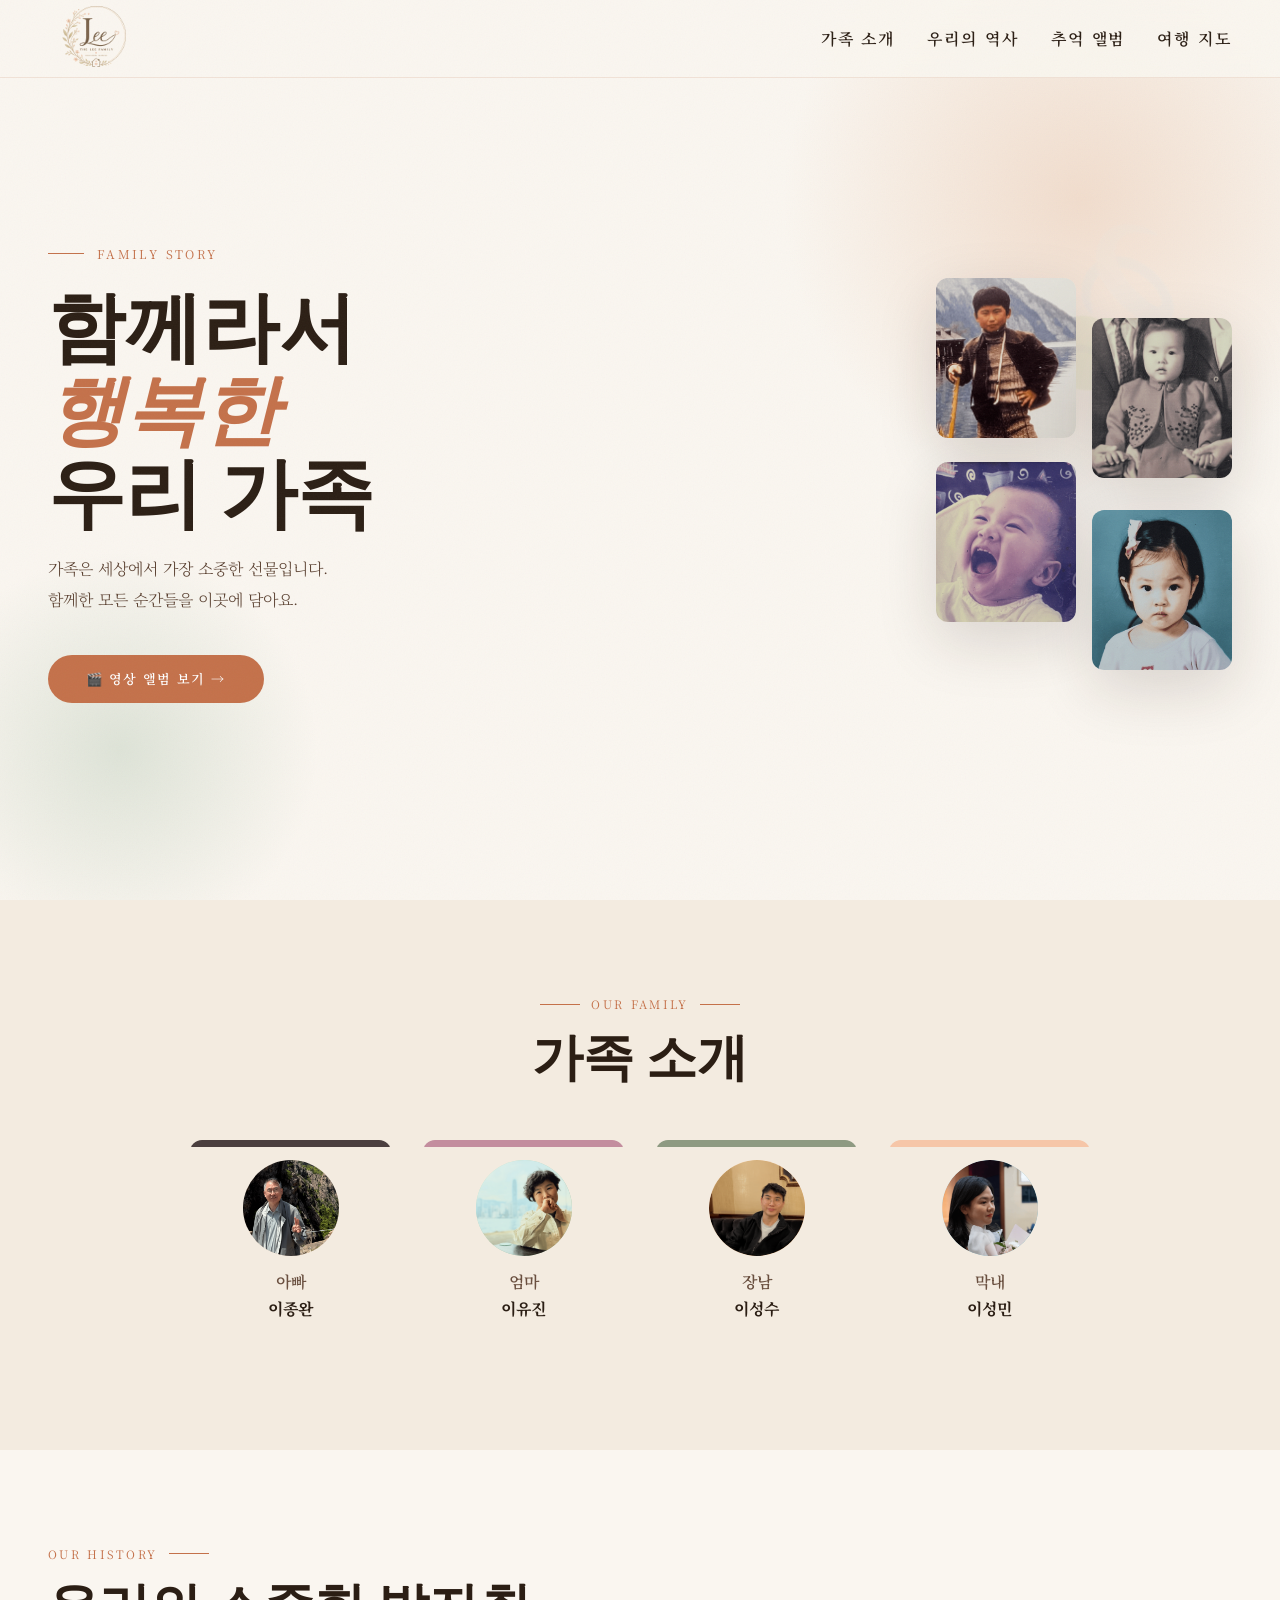
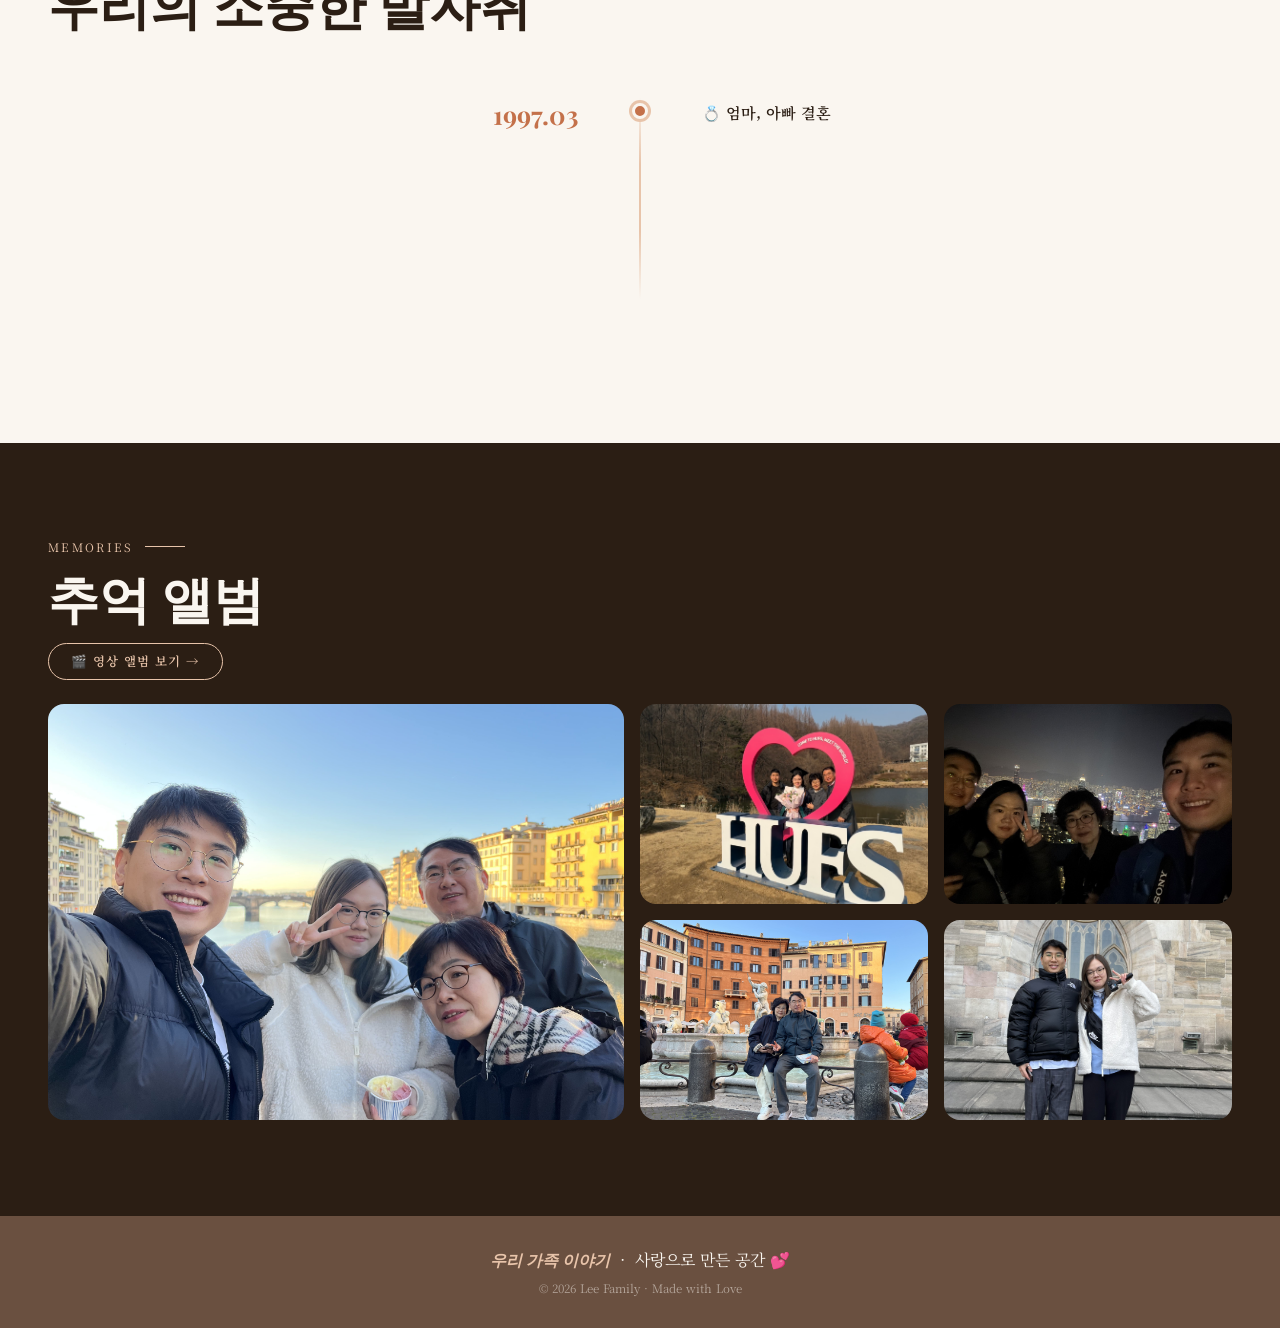
<file: index.html>
<!DOCTYPE html>
<html lang="ko">
<head>
  <meta charset="UTF-8" />
  <meta name="viewport" content="width=device-width, initial-scale=1.0, viewport-fit=cover"/>
  <title>우리 가족 이야기</title>
  <link rel="icon" href="/img/logo2.png" type="image/png">
  <link href="https://fonts.googleapis.com/css2?family=Playfair+Display:ital,wght@0,400;0,700;1,400&family=Noto+Serif+KR:wght@300;400;600&family=DM+Serif+Display:ital@0;1&display=swap" rel="stylesheet"/>
  <link rel="stylesheet" href="./css/style.css"/>
</head>
<body>

<!-- NAV -->
<nav>
  <div class="nav-logo">
    <a href="#hero"><img src="img/compressed/logo_outline.png" alt="우리 가족 이야기 로고" class="nav-logo-img"></a>
  </div>
  <ul class="nav-links">
    <li><a href="#members">가족 소개</a></li>
    <li><a href="#timeline">우리의 역사</a></li>
    <li><a href="#gallery">추억 앨범</a></li>
    <li><a href="travel.html">여행 지도</a></li>
  </ul>
  <button class="nav-toggle" aria-label="메뉴 열기" aria-expanded="false">
    <span></span><span></span><span></span>
  </button>
</nav>

<!-- HERO -->
<section id="hero">
  <div class="hero-bg-circle c1"></div>
  <div class="hero-bg-circle c2"></div>
  <span class="leaf" style="top:20%;right:5%;transform:rotate(30deg)">🍃</span>

  <div class="hero-text">
    <div class="hero-eyebrow">Family Story</div>
    <h1 class="hero-title">함께라서<br><em>행복한</em><br>우리 가족</h1>
    <p class="hero-desc">가족은 세상에서 가장 소중한 선물입니다.<br>함께한 모든 순간들을 이곳에 담아요.</p>
    <a href="album.html" class="btn-primary">🎬 영상 앨범 보기 →</a>
  </div>

  <div class="hero-visual">
    <div class="photo-card">
      <img src="img/compressed/1_young.png" alt="아빠" class="hero-photo">
    </div>
    <div class="photo-card">
      <img src="img/compressed/2_young.png" alt="엄마" class="hero-photo">
    </div>
    <div class="photo-card">
      <img src="img/compressed/3_young.png" alt="오빠" class="hero-photo">
    </div>
    <div class="photo-card">
      <img src="img/compressed/4_young.png" alt="나" class="hero-photo">
    </div>
  </div>
</section>

<!-- MEMBERS -->
<section id="members">
  <div class="members-header reveal">
    <div class="section-eyebrow">Our Family</div>
    <h2 class="section-title">가족 소개</h2>
  </div>
  <div class="members-grid">
    <div class="member-card reveal">
      <div class="member-avatar av-1">
        <img src="img/compressed/1_old.png" alt="">
      </div>
      <div class="member-role">아빠</div>
      <div class="member-name">이종완</div>
      <div class="member-bio">음악을 좋아해요 🎵</div>
    </div>
    <div class="member-card reveal">
      <div class="member-avatar av-2">
        <img src="img/compressed/2_old.png" alt="">
      </div>
      <div class="member-role">엄마</div>
      <div class="member-name">이유진</div>
      <div class="member-bio">스릴러를 좋아해요 🕵🏻‍♀️</div>
    </div>
    <div class="member-card reveal">
      <div class="member-avatar av-3">
        <img src="img/compressed/3_old.png" alt="">
      </div>
      <div class="member-role">장남</div>
      <div class="member-name">이성수</div>
      <div class="member-bio">운동을 좋아해요 🥋</div>
    </div>
    <div class="member-card reveal">
      <div class="member-avatar av-4">
        <img src="img/compressed/4_old.png" alt="">
      </div>
      <div class="member-role">막내</div>
      <div class="member-name">이성민</div>
      <div class="member-bio">게임을 좋아해요 🎮</div>
    </div>
  </div>
</section>

<!-- TIMELINE -->
<section id="timeline">
  <div class="timeline-header reveal">
    <div class="section-eyebrow">Our History</div>
    <h2 class="section-title">우리의 소중한 발자취</h2>
  </div>
  <div class="timeline-list">
    <div class="tl-item">
      <div class="tl-left"><div class="tl-year">1997.03</div></div>
      <div class="tl-center"><div class="tl-dot"></div></div>
      <div class="tl-right"><div class="tl-title">💍 엄마, 아빠 결혼</div></div>
    </div>

    <div class="tl-item">
      <div class="tl-left"><div class="tl-year">1997.12</div></div>
      <div class="tl-center"><div class="tl-dot"></div></div>
      <div class="tl-right"><div class="tl-title">👦🏻 이성수 탄생</div></div>
    </div>

    <div class="tl-item">
      <div class="tl-left"><div class="tl-year">2001.08</div></div>
      <div class="tl-center"><div class="tl-dot"></div></div>
      <div class="tl-right"><div class="tl-title">👧🏻 이성민 탄생</div></div>
    </div>
  </div>
</section>

<!-- GALLERY -->
<section id="gallery">
  <div class="gallery-header reveal">
    <div class="section-eyebrow">Memories</div>
    <h2 class="section-title" style="color:var(--cream)">추억 앨범</h2>
    <a href="album.html" class="btn-album">🎬 영상 앨범 보기 →</a>
  </div>
  <div class="gallery-grid">
    <div class="gallery-item g1">
      <div class="gallery-ph">
        <img src="/img/compressed/family.jpeg" alt="">
      </div>
    </div>
    <div class="gallery-item g2">
      <div class="gallery-ph">
        <img src="/img/family2.jpeg" alt="">
      </div>
    </div>
    <div class="gallery-item g3">
      <div class="gallery-ph">
        <img src="/img/compressed/family3.jpeg" alt="">
      </div>
    </div>
    <div class="gallery-item g4">
      <div class="gallery-ph">
        <img src="/img/compressed/mom_dad_2.jpeg" alt="">
      </div>
    </div>
    <div class="gallery-item g5">
      <div class="gallery-ph">
        <img src="/img/compressed/bro_me.jpeg" alt="">
      </div>
    </div>
  </div>
</section>

<!-- FOOTER -->
<footer>
  <p><strong>우리 가족 이야기</strong> &nbsp;·&nbsp; 사랑으로 만든 공간 💕</p>
  <p style="margin-top:0.5rem;font-size:0.72rem;opacity:0.5">© 2026 Lee Family · Made with Love</p>
</footer>

<script src="./js/nav.js"></script>
<script src="./js/script.js"></script>
</body>
</html>
</file>
<file: css/style.css>
/* ──────────────────────────────────────────
   style.css  |  우리 가족 이야기
   ────────────────────────────────────────── */

/* ── CSS 변수 (색상 팔레트) ── */
:root {
  --cream:      #faf6f0;
  --warm:       #f3ebe0;
  --terracotta: #c4714a;
  --amber:      #d4945a;
  --forest:     #3a5c44;
  --deep:       #2b1e14;
  --blush:      #e8c4aa;
  --sage:       #8aab8e;
  --gold:       #b8924a;
}

/* ── 리셋 & 기본 ── */
*, *::before, *::after { box-sizing: border-box; margin: 0; padding: 0; }

html { scroll-behavior: smooth; }

body {
  background-color: var(--cream);
  color: var(--deep);
  font-family: 'Noto Serif KR', serif;
  overflow-x: hidden;
}

/* ── 노이즈 텍스처 오버레이 ── */
body::before {
  content: '';
  position: fixed; inset: 0;
  background-image: url("data:image/svg+xml,%3Csvg xmlns='http://www.w3.org/2000/svg' width='300' height='300'%3E%3Cfilter id='n'%3E%3CfeTurbulence type='fractalNoise' baseFrequency='0.75' numOctaves='4' stitchTiles='stitch'/%3E%3C/filter%3E%3Crect width='300' height='300' filter='url(%23n)' opacity='0.04'/%3E%3C/svg%3E");
  pointer-events: none; z-index: 9999;
}

/* ────────────────────────────────
   NAV
   ──────────────────────────────── */
nav {
  position: fixed; top: 0; left: 0; right: 0; z-index: 100;
  display: flex; align-items: center; justify-content: space-between;
  padding: 1.7rem 3rem;
  background: rgba(250,246,240,0.88);
  backdrop-filter: blur(12px);
  border-bottom: 1px solid rgba(196,113,74,0.15);
}
.nav-logo {
  display: flex;
  align-items: center;
  gap: 0.6rem;
  font-family: 'Playfair Display', serif;
  font-style: italic; font-size: 1.3rem;
  color: var(--terracotta);
  letter-spacing: 0.02em;
  height: 7px;
}
.nav-links { display: flex; gap: 2rem; list-style: none; }
.nav-links a {
  font-size: 1rem; letter-spacing: 0.12em; text-transform: uppercase;
  color: var(--deep); text-decoration: none; font-weight: 600;
  transition: color 0.3s;
}
.nav-links a:hover { color: var(--terracotta); }

.nav-logo-img {
  height: 6rem;
  width: auto;
  display: block;
  object-fit: contain;
}

/* ── 햄버거 메뉴 버튼 (기본: 숨김, 모바일에서 표시) ── */
.nav-toggle {
  display: none;
  flex-direction: column;
  justify-content: center;
  gap: 5px;
  width: 44px; height: 44px;
  padding: 0;
  background: none; border: none; cursor: pointer;
  z-index: 101;
}
.nav-toggle span {
  display: block;
  width: 26px; height: 2px;
  background: var(--deep);
  border-radius: 2px;
  transition: transform 0.3s ease, opacity 0.2s ease;
}
/* 열렸을 때 X 모양으로 변형 */
.nav-toggle.open span:nth-child(1) { transform: translateY(7px) rotate(45deg); }
.nav-toggle.open span:nth-child(2) { opacity: 0; }
.nav-toggle.open span:nth-child(3) { transform: translateY(-7px) rotate(-45deg); }

/* ────────────────────────────────
   HERO
   ──────────────────────────────── */
#hero {
  min-height: 100vh;
  display: grid; grid-template-columns: 1fr 1fr;
  align-items: center;
  padding: 7rem 3rem 4rem;
  position: relative; overflow: hidden;
  gap: 4rem;
}

.hero-bg-circle {
  position: absolute;
  border-radius: 50%;
  background: radial-gradient(circle, var(--blush) 0%, transparent 70%);
  opacity: 0.5;
}
.hero-bg-circle.c1 { width: 600px; height: 600px; top: -100px; right: -100px; }
.hero-bg-circle.c2 {
  width: 400px; height: 400px; bottom: -50px; left: -80px;
  background: radial-gradient(circle, var(--sage) 0%, transparent 70%);
  opacity: 0.25;
}

.hero-text { position: relative; z-index: 2; animation: fadeUp 1s ease both; }
.hero-eyebrow {
  font-size: 0.75rem; letter-spacing: 0.2em; text-transform: uppercase;
  color: var(--terracotta); margin-bottom: 1.2rem;
  display: flex; align-items: center; gap: 0.8rem;
}
.hero-eyebrow::before {
  content: ''; display: block; width: 36px; height: 1px; background: var(--terracotta);
}
.hero-title {
  font-family: 'Playfair Display', serif;
  font-size: clamp(3rem, 6vw, 5.5rem);
  line-height: 1.08; font-weight: 700;
  margin-bottom: 1.5rem;
}
.hero-title em { color: var(--terracotta); font-style: italic; }
.hero-desc {
  font-size: 1rem; line-height: 1.9; color: #5a4030;
  max-width: 420px; margin-bottom: 2.5rem; font-weight: 300;
}

.btn-primary {
  display: inline-block;
  padding: 0.9rem 2.4rem;
  background: var(--terracotta); color: white;
  border-radius: 100px; font-size: 0.82rem;
  letter-spacing: 0.1em; text-transform: uppercase;
  text-decoration: none; font-weight: 600;
  transition: background 0.3s, transform 0.2s;
}
.btn-primary:hover { background: var(--deep); transform: translateY(-2px); }

/* 사진의 세로 포커스 조정: 얼굴이 잘리지 않도록 이미지 위치를 약간 위로 당깁니다 */
.hero-visual .hero-photo,
.photo-card img {
  object-fit: cover;
  object-position: center 10%;
  transition: object-position 0.25s ease;
}
/* hero-visual 이미지 스타일 */
.hero-visual .photo-card { overflow: hidden; border-radius: 12px; }
.hero-visual .hero-photo {
  display: block;
  width: 100%;
  height: 100%;
  /* object-fit: cover; */
  max-height: 160px; /* 네비/레이아웃에 맞춰 조정 */
}
/* 필요하면 card 크기 조정 (예) */
.hero-visual .photo-card { width: 140px; height: 160px; }
@media (max-width:600px){
  .hero-visual .photo-card{ width: 110px; height: 130px; }
}
/* 히어로 사진 그리드 */
.hero-visual {
  position: relative; z-index: 2;
  animation: fadeUp 1s 0.2s ease both;
  display: grid; grid-template-columns: 1fr 1fr; gap: 1rem;
  max-width: 480px; justify-self: end;
}
.photo-card {
  border-radius: 20px; overflow: hidden;
  aspect-ratio: 3/4;
  position: relative;
  box-shadow: 0 20px 60px rgba(43,30,20,0.15);
}
.photo-card:nth-child(2) { margin-top: 2.5rem; }
.photo-card:nth-child(3) { margin-top: -2rem; }
.photo-card:nth-child(4) { margin-top: 1rem; }

.photo-placeholder {
  width: 100%; height: 100%;
  display: flex; flex-direction: column;
  align-items: center; justify-content: center;
  gap: 0.5rem; padding: 1rem; text-align: center;
  cursor: pointer; transition: transform 0.3s;
}
.photo-placeholder:hover { transform: scale(1.02); }
.photo-placeholder .icon { font-size: 2rem; }
.photo-placeholder .label {
  font-size: 0.72rem; letter-spacing: 0.1em;
  text-transform: uppercase; color: rgba(255,255,255,0.85);
  font-weight: 600;
}

.pc-1 { background: linear-gradient(145deg, #c4714a, #d4945a); }
.pc-2 { background: linear-gradient(145deg, #3a5c44, #8aab8e); }
.pc-3 { background: linear-gradient(145deg, #b8924a, #e8c4aa); }
.pc-4 { background: linear-gradient(145deg, #8aab8e, #3a5c44); }

.photo-card input[type="file"] {
  position: absolute; inset: 0; opacity: 0; cursor: pointer; z-index: 3;
}
.photo-card img {
  position: absolute; inset: 0; width: 100%; height: 100%; object-fit: cover;
}

/* ────────────────────────────────
   섹션 공통
   ──────────────────────────────── */
section { padding: 6rem 3rem; }

.section-eyebrow {
  font-size: 0.72rem; letter-spacing: 0.2em; text-transform: uppercase;
  color: var(--terracotta); margin-bottom: 0.8rem;
  display: flex; align-items: center; gap: 0.7rem;
}
.section-eyebrow::after {
  content: ''; flex: 1; max-width: 40px; height: 1px; background: var(--terracotta);
}
.section-title {
  font-family: 'Playfair Display', serif;
  font-size: clamp(2rem, 4vw, 3.2rem); font-weight: 700;
  line-height: 1.15; margin-bottom: 1rem;
}

/* ────────────────────────────────
   MEMBERS (가족 소개)
   ──────────────────────────────── */
#members { background: var(--warm); }

.members-header { text-align: center; margin-bottom: 3.5rem; }
.members-header .section-eyebrow { justify-content: center; }
.members-header .section-eyebrow::after,
.members-header .section-eyebrow::before {
  content: ''; flex: 1; max-width: 40px; height: 1px; background: var(--terracotta);
}

.members-grid {
  display: grid; grid-template-columns: repeat(auto-fit, minmax(200px, 1fr));
  gap: 2rem; max-width: 900px; margin: 0 auto;
}

/* 멤버 카드: 사진으로 대체, hover 시 설명(여기서는 .member-bio)을 아래에서 슬라이드 업하여 표시 */
.member-card { position: relative; overflow: hidden; border-radius: 12px; padding: 1.25rem 1rem 1.5rem; transition: transform .18s ease; }
.member-avatar {
  width: 96px;
  height: 96px;
  border-radius: 50%;
  margin: 0 auto 0.9rem;
  position: relative;
  overflow: hidden;
  display: flex;
  align-items: center;
  justify-content: center;
}

.member-avatar img {
  position: absolute;
  inset: 0;
  width: 100%;
  height: 100%;
  object-fit: cover;
  /* 얼굴이 잘리지 않도록 세로 포지션을 아래로 이동 */
  object-position: center 62%;
  transition: object-position .25s ease;
}

/* 모바일 조정 */
@media (max-width: 600px) {
  .member-avatar { width: 76px; height: 76px; }
  .member-avatar img { object-position: center 60%; }
}
/* 설명 오버레이 (숨김 상태에서 hover 시 나타남) */
.member-bio {
  position: absolute;
  left: 0;
  right: 0;
  bottom: 0;
  background: linear-gradient(180deg, rgba(255,255,255,0.98), rgba(255,255,255,0.95));
  color: #4a3020;
  padding: 1rem;
  font-size: 0.9rem;
  line-height: 1.5;
  transform: translateY(100%);
  opacity: 0;
  transition: transform .25s ease, opacity .25s ease;
  pointer-events: auto;
  box-shadow: 0 -8px 24px rgba(43,30,20,0.06);
}

/* Hover 동작 */
.member-card:hover { transform: translateY(-6px); }
.member-card:hover .member-bio { transform: translateY(0); opacity: 1; }

/* member-role / member-name 위치 조정 (기존 스타일과 충돌하면 필요에 따라 조정) */
.member-role { text-align: center; font-weight: 600; color: #6a5040; margin-bottom: 0.25rem; }
.member-name { text-align: center; font-weight: 700; margin-bottom: 0.6rem; }

/* 모바일/작은 화면 조정 */
@media (max-width: 600px) {
  .member-avatar { width: 72px; height: 72px; }
  .member-bio { font-size: 0.85rem; padding: 0.85rem; }
}
.member-card::before {
  content: ''; 
  position: absolute; 
  top: 0; 
  left: 0; 
  right: 0; 
  height: 7px;
}
.member-card:nth-child(1)::before { background: #4B3F3F; }
.member-card:nth-child(2)::before { background: #C38D9E; }
.member-card:nth-child(3)::before { background: #8E9A82; }
.member-card:nth-child(4)::before { background: #F6C6A8; }
.member-card:hover { transform: translateY(-8px); box-shadow: 0 20px 60px rgba(43,30,20,0.14); }


.av-1 { background: linear-gradient(135deg, #f3ebe0, #e8c4aa); }
.av-2 { background: linear-gradient(135deg, #d4f0da, #8aab8e); }
.av-3 { background: linear-gradient(135deg, #fde8d0, #d4945a); }
.av-4 { background: linear-gradient(135deg, #d0e8f0, #7aabb8); }

/* ────────────────────────────────
   TIMELINE (우리의 발자취)
   ──────────────────────────────── */
#timeline { position: relative; }
.timeline-header { margin-bottom: 4rem; }

.timeline-list { position: relative; max-width: 700px; margin: 0 auto; }
.timeline-list::before {
  content: ''; position: absolute; left: 50%; top: 0; bottom: 0;
  width: 2px;
  background: linear-gradient(to bottom, transparent, var(--blush), var(--blush), transparent);
  transform: translateX(-50%);
}

.tl-item {
  display: grid; grid-template-columns: 1fr 60px 1fr;
  align-items: start; margin-bottom: 3rem;
  opacity: 0; transform: translateY(24px);
  transition: opacity 0.5s ease, transform 0.5s ease;
  will-change: opacity, transform;
}
.tl-item.in-view,
.tl-item.visible { opacity: 1; transform: translateY(0); }

.tl-left  { text-align: right; padding-right: 2rem; padding-top: 0.3rem; }
.tl-right { padding-left: 2rem; padding-top: 0.3rem; }

.tl-center { display: flex; align-items: flex-start; justify-content: center; padding-top: 0.2rem; }
.tl-dot {
  width: 16px; height: 16px; border-radius: 50%;
  background: var(--terracotta); border: 3px solid var(--cream);
  box-shadow: 0 0 0 3px var(--blush); flex-shrink: 0; margin-top: 0.2rem;
}

.tl-year  { font-family: 'Playfair Display', serif; font-size: 1.6rem; font-weight: 700; color: var(--terracotta); line-height: 1; margin-bottom: 0.3rem; }
.tl-title { font-weight: 600; font-size: 0.95rem; margin-bottom: 0.4rem; }
.tl-desc  { font-size: 0.82rem; color: #6a5040; line-height: 1.7; font-weight: 300; }

@media (prefers-reduced-motion: reduce) {
  .tl-item { transition: none; transform: none; opacity: 1; }
}

/* ────────────────────────────────
   GALLERY (추억 앨범)
   ──────────────────────────────── */
#gallery { background: var(--deep); color: var(--cream); }
#gallery .section-eyebrow { color: var(--blush); }
#gallery .section-eyebrow::after { background: var(--blush); }

/* 영상 앨범 링크 버튼 */
.btn-album {
  display: inline-flex; align-items: center; gap: 0.4rem;
  padding: 0.55rem 1.4rem;
  margin-bottom: 1.5rem;
  border: 1.5px solid var(--blush); border-radius: 100px;
  color: var(--blush); font-size: 0.78rem;
  letter-spacing: 0.08em; text-decoration: none; font-weight: 600;
  transition: background 0.25s, color 0.25s, transform 0.2s;
  white-space: nowrap;
}
.btn-album:hover {
  background: var(--blush); color: var(--deep);
  transform: translateY(-2px);
}

.gallery-grid {
  display: grid;
  grid-template-columns: 2fr 1fr 1fr;
  grid-template-rows: 200px 200px;
  gap: 1rem;
}
.gallery-item {
  border-radius: 16px; overflow: hidden;
  position: relative;
}
.gallery-item:first-child { grid-row: 1 / 3; }

.gallery-ph {
  width: 100%; height: 100%;
  display: flex; flex-direction: column;
  align-items: center; justify-content: center; gap: 0.6rem;
  color: rgba(250,246,240,0.6); font-size: 0.75rem;
  letter-spacing: 0.1em; text-transform: uppercase; font-weight: 600;
}

/* g2 이미지: 좌/우(및 상/하) 위치를 변수로 제어 */
.gallery-item.g2 {
  --g2-pos-x: 70%; /* 기본 가로 위치 (left:0% / center:50% / right:100%) */
  --g2-pos-y: 70%;  /* 기본 세로 위치 (0% 위쪽 / 100% 아래쪽) */
}
.gallery-item.g2 img {
  object-position: var(--g2-pos-x) var(--g2-pos-y);
  transition: object-position .25s ease, transform .25s ease;
}

/* g3 이미지: 좌/우(및 상/하) 위치를 변수로 제어 */
.gallery-item.g3 {
  --g3-pos-x: 100%; /* 기본 가로 위치 (left:0% / center:50% / right:100%) */
  --g3-pos-y: 70%;  /* 기본 세로 위치 (0% 위쪽 / 100% 아래쪽) */
}
.gallery-item.g3 img {
  object-position: var(--g3-pos-x) var(--g3-pos-y);
  transition: object-position .25s ease, transform .25s ease;
}

.gallery-item.g4 {
  --g3-pos-x: 100%; /* 기본 가로 위치 (left:0% / center:50% / right:100%) */
  --g3-pos-y: 70%;  /* 기본 세로 위치 (0% 위쪽 / 100% 아래쪽) */
}
.gallery-item.g4 img {
  object-position: var(--g4-pos-x) var(--g4-pos-y);
  transition: object-position .25s ease, transform .25s ease;
}

.gallery-item.g5 {
  --g3-pos-x: 100%; /* 기본 가로 위치 (left:0% / center:50% / right:100%) */
  --g3-pos-y: 40%;  /* 기본 세로 위치 (0% 위쪽 / 100% 아래쪽) */
}
.gallery-item.g5 img {
  object-position: var(--g5-pos-x) var(--g5-pos-y);
  transition: object-position .25s ease, transform .25s ease;
}
/* 호버 약간 확대(선택) */
.gallery-item.g2:hover img { transform: scale(1.04); }
.gallery-item.g3:hover img { transform: scale(1.04); }
.gallery-item.g4:hover img { transform: scale(1.04); }
.gallery-item.g5:hover img { transform: scale(1.04); }

.gallery-item img { position: absolute; inset: 0; width: 100%; height: 100%; object-fit: cover; }

/* ────────────────────────────────
   FOOTER
   ──────────────────────────────── */
/* footer 색상 변경 */
footer {
  background: #6a5040; /* 원하면 다른 색으로 변경: #6a5040 등 */
  color: var(--cream);
  padding: 2rem 3rem;
  text-align: center;
  transition: background .2s ease, color .2s ease;
}
footer p { margin: 0; color: inherit; }
footer a { color: rgba(255,255,255,0.95); text-decoration: underline; }
footer strong { color: var(--blush); font-family: 'Playfair Display', serif; font-style: italic; }

/* ────────────────────────────────
   애니메이션
   ──────────────────────────────── */
@keyframes fadeUp {
  from { opacity: 0; transform: translateY(24px); }
  to   { opacity: 1; transform: translateY(0); }
}

.reveal {
  opacity: 0; transform: translateY(24px);
  transition: opacity 0.6s, transform 0.6s;
}
.reveal.visible { opacity: 1; transform: none; }

/* ────────────────────────────────
   장식 요소
   ──────────────────────────────── */
.leaf {
  position: absolute; opacity: 0.06; pointer-events: none;
  font-size: clamp(80px, 15vw, 160px);
  user-select: none;
}

/* ────────────────────────────────
   반응형 (모바일)
   ──────────────────────────────── */
@media (max-width: 768px) {
  nav {
    padding: 1rem 1.5rem;
    top: 0;
    position: fixed;
    padding-top: max(1rem, env(safe-area-inset-top));
    /* 모바일에선 헤더를 불투명하게 → 스크롤한 내용이 상태바/아일랜드 영역에 비치지 않음 */
    background: var(--cream);
    backdrop-filter: none;
  }

  /* 햄버거 버튼 표시 */
  .nav-toggle { display: flex; }

  /* 메뉴: 평소엔 접힘, .open 이면 아래로 펼쳐짐 */
  .nav-links {
    display: flex;
    flex-direction: column;
    gap: 1.4rem;
    position: absolute;
    top: 100%; left: 0; right: 0;
    padding: 1.4rem 1.8rem 1.8rem;
    background: rgba(250,246,240,0.98);
    backdrop-filter: blur(12px);
    border-bottom: 1px solid rgba(196,113,74,0.15);
    box-shadow: 0 14px 30px rgba(43,30,20,0.12);
    transform: translateY(-14px);
    opacity: 0;
    pointer-events: none;
    transition: opacity 0.25s ease, transform 0.25s ease;
  }
  .nav-links.open {
    transform: translateY(0);
    opacity: 1;
    pointer-events: auto;
  }

  #hero { grid-template-columns: 1fr; padding: 6rem 1.5rem 3rem; gap: 2rem; }
  .hero-visual { justify-self: center; max-width: 340px; }

  section { padding: 4rem 1.5rem; }

    /* ── 갤러리 헤더: 제목 + 버튼 나란히 ── */
  .gallery-header {
    display: flex;
    flex-wrap: wrap;
    align-items: center;
    gap: 0.8rem;
    margin-bottom: 1.5rem;
  }
  .gallery-header .section-title {
    margin-bottom: 0;   /* 기본 하단 여백 제거 */
  }
  .btn-album {
    margin-bottom: 0;   /* 기본 하단 여백 제거 */
  }

  /* ── 갤러리: g1만 표시 ── */
  .gallery-grid {
    display: block;     /* grid 해제 */
  }
  .gallery-item {
    display: none;      /* 전부 숨기고 */
  }
  .gallery-item.g1 {
    display: block;     /* g1만 표시 */
    height: 260px;      /* 고정 높이 */
    border-radius: 16px;
  }
  .gallery-item:first-child {
    grid-row: auto;     /* 기존 grid-row 초기화 */
  }

  .timeline-list::before { left: 7px; transform: none; }
  .tl-item {
    display: flex;
    flex-direction: column;
    position: relative;
    padding-left: 2.4rem;
    margin-bottom: 2.2rem;
  }

  .tl-center {
    position: absolute;
    left: 0; top: 3px;
    padding: 0;
  }
  .tl-left  { order: 1; text-align: left; padding: 0; }
  .tl-right { order: 2; text-align: left; padding: 0; }
}

/* ── 360px 이하 초소형 모바일 ── */
@media (max-width: 400px) {

  nav {
    padding: 1rem 1.5rem;
    top: 0;
    position: fixed;
    padding-top: max(1rem, env(safe-area-inset-top));
  }

  /* 히어로 */
  .hero-title { font-size: 2.4rem; }
  .hero-desc  { font-size: 0.88rem; }
  .hero-visual { max-width: 100%; }
  .photo-card { border-radius: 14px; }

  #members  { display: none; }
  #timeline { display: none; }

  /* 갤러리 */
  .gallery-item.g1 { height: 210px; }
  .gallery-header {
    display: flex;
    flex-direction: column;  /* 전체는 세로 정렬 */
    align-items: flex-start;
    gap: 0.5rem;
    margin-bottom: 1.5rem;
  }

  /* 제목 + 버튼만 가로로 묶기 */
  .gallery-header .title-row {
    display: flex;
    align-items: center;
    flex-wrap: wrap;
    gap: 0.8rem;
  }

  .gallery-header .section-title { margin-bottom: 0; }
  .btn-album { margin-bottom: 0; }

  /* 섹션 여백 */
  section { padding: 3rem 1.2rem; }

  /* 푸터 */
  footer { padding: 2rem 1.2rem; font-size: 0.72rem; }
}
</file>
